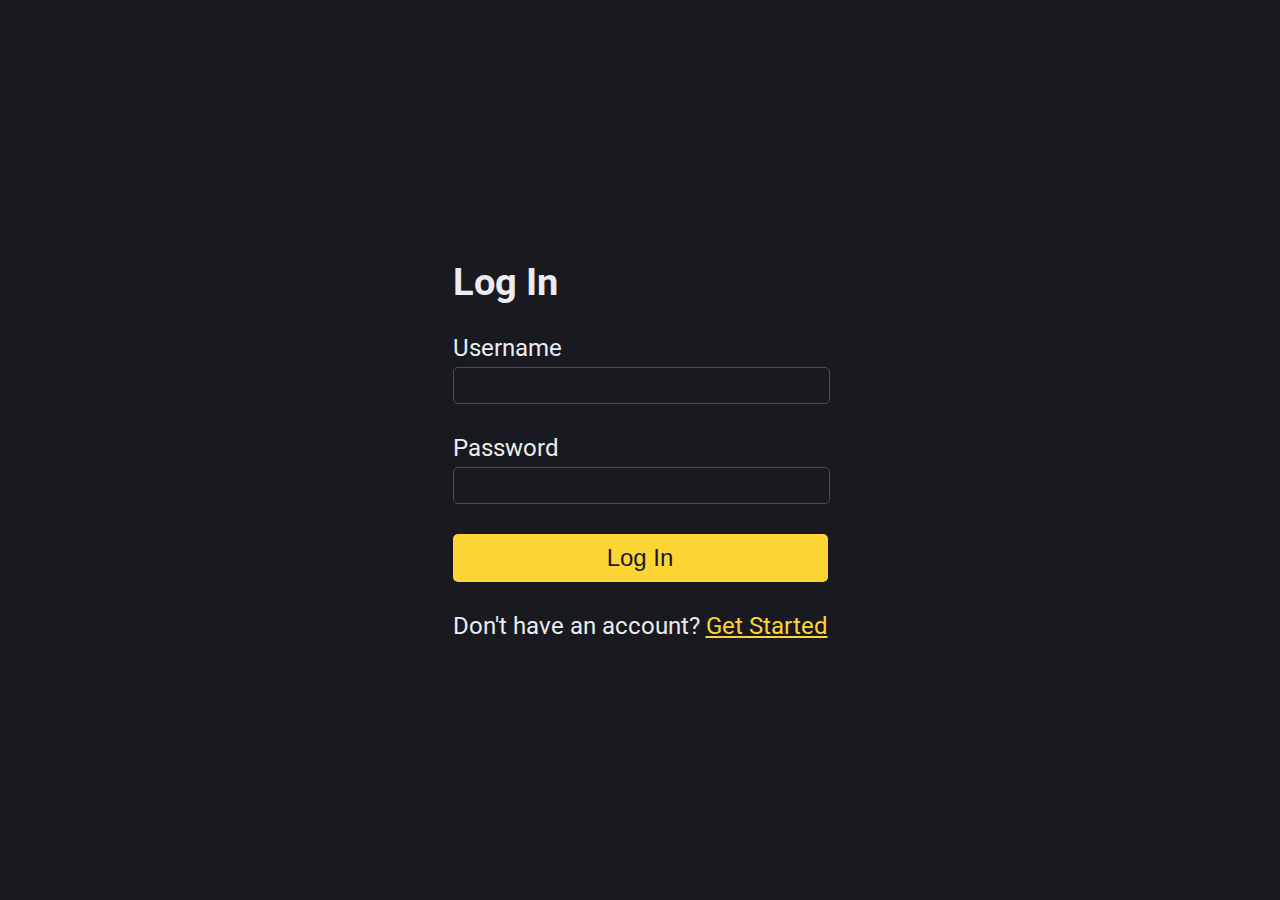
<file: frontend/index.html>
<!DOCTYPE html>
<html>
<head>
    <meta charset="UTF-8">
    <meta name="viewport" content="width=device-width, initial-scale=1.0">
    <link rel="stylesheet" href="./css/index.css">
    <title>Log in</title>
    <link rel="preconnect" href="https://fonts.googleapis.com">
    <link rel="preconnect" href="https://fonts.gstatic.com" crossorigin>
    <link href="https://fonts.googleapis.com/css2?family=Roboto:ital,wght@0,100;0,300;0,400;0,500;0,700;0,900;1,100;1,300;1,400;1,500;1,700;1,900&display=swap" rel="stylesheet">
</head>
<body>
    <div class="login-container">
        <h1>Log In</h1>
        <form id="login-form">
            <div class="form-group">
                <label for="username">Username</label>
                <input type="text" id="username" name="username" required>
            </div>
            <div class="form-group">
                <label for="password">Password</label>
                <input type="password" id="password" name="password" required>
            </div>
            <button type="submit">Log In</button>
        </form>
        <p>Don't have an account? <a href="signup.html">Get Started</a></p>
    </div>
</body>
</html>
</file>
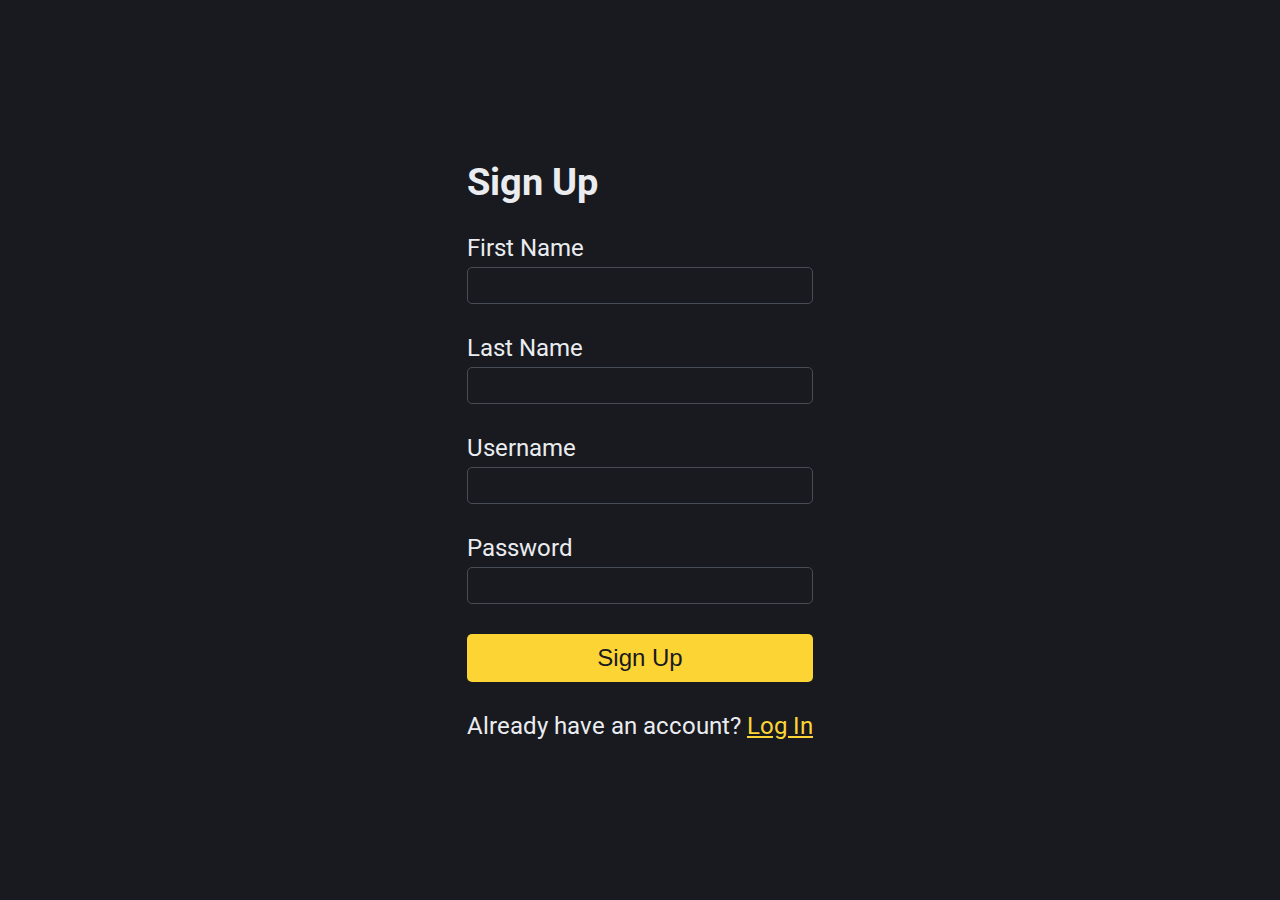
<file: frontend/signup.html>
<!DOCTYPE html>
<html>
<head>
    <meta charset="UTF-8">
    <meta name="viewport" content="width=device-width, initial-scale=1.0">
    <link rel="stylesheet" href="./css/signup.css">
    <title>Sign Up</title>
    <link rel="preconnect" href="https://fonts.googleapis.com">
    <link rel="preconnect" href="https://fonts.gstatic.com" crossorigin>
    <link href="https://fonts.googleapis.com/css2?family=Roboto:ital,wght@0,100;0,300;0,400;0,500;0,700;0,900;1,100;1,300;1,400;1,500;1,700;1,900&display=swap" rel="stylesheet">
</head>
<body>
    <div class="login-container">
        <h1>Sign Up</h1>
        <form id="signup-form">
            <div class="form-group">
                <label for="first-name">First Name</label>
                <input type="text" id="first-name" name="first-name" required>
            </div>
            <div class="form-group">
                <label for="last-name">Last Name</label>
                <input type="text" id="last-name" name="last-name" required>
            </div>
            <div class="form-group">
                <label for="username">Username</label>
                <input type="text" id="username" name="username" required>
            </div>
            <div class="form-group">
                <label for="password">Password</label>
                <input type="password" id="password" name="password" required>
            </div>
            <button type="submit">Sign Up</button>
        </form>
        <p>Already have an account? <a href="index.html">Log In</a></p>
    </div>
</body>
</html>
</file>
<file: frontend/css/index.css>
body, h1, form, p {
    margin: 0;
    padding: 0;
}

body {
    display: flex;
    justify-content: center;
    align-items: center;
    min-height: 100vh;
    background-color: #181A20;
}

.login-container {
    text-align: center;
    color: #EAECEF;
    font-family: 'Roboto', sans-serif;
    background-color: #181A20;
    padding: 20px;
}

h1 {
    font-size: 38px;
    margin-bottom: 30px;
    text-align: left;
}

form {
    display: flex;
    flex-direction: column;

}

.form-group {
    margin-bottom: 30px;
    text-align: left;
}

label {
    font-size: 24px;
}

input {
    width: calc(100% - 20px);
    color: #EAECEF;
    padding: 10px;
    border: 1px solid #474D57;
    border-radius: 5px;
    outline: none;
    background-color: #181A20;
    transition: border-color 0.25s;
    margin-top: 5px;
}

input:hover {
    border-color: #FCD535;
}

button {
    background-color: #FCD535;
    font-size: 24px;
    color: #181A20;
    border: none;
    border-radius: 5px;
    padding: 10px 20px;
    cursor: pointer;
    transition: background-color 0.3s;
}

button:hover {
    background-color: #F0B90B;
}

p {
    margin-top: 30px;
    font-size: 24px;
}

a {
    color: #FCD535;
    text-decoration: underline;
}
</file>
<file: frontend/css/signup.css>
* {
    margin: 0;
    padding: 0;
    box-sizing: border-box;
}

body {
    display: flex;
    justify-content: center;
    align-items: center;
    min-height: 100vh;
    background-color: #181A20;
    font-family: 'Roboto', sans-serif;
}

.login-container {
    text-align: center;
    color: #EAECEF;
    background-color: #181A20;
    padding: 20px;
}

h1 {
    font-size: 38px;
    margin-bottom: 30px;
    text-align: left;
}

form {
    display: flex;
    flex-direction: column;
}

.form-group {
    margin-bottom: 30px;
    text-align: left;
}

label {
    font-size: 24px;
}

input {
    width: calc(100% - 0px);
    color: #EAECEF;
    padding: 10px;
    border: 1px solid #474D57;
    border-radius: 5px;
    outline: none;
    background-color: #181A20;
    transition: border-color 0.25s;
    margin-top: 5px;
}

input:hover {
    border-color: #FCD535;
}

a {
    color: #FCD535;
    text-decoration: underline;
}

p {
    margin-top: 30px;
    font-size: 24px;
}

button {
    background-color: #FCD535;
    font-size: 24px;
    color: #181A20;
    border: none;
    border-radius: 5px;
    padding: 10px 20px;
    cursor: pointer;
    transition: background-color 0.3s;
}

button:hover {
    background-color: #F0B90B;
}
</file>
